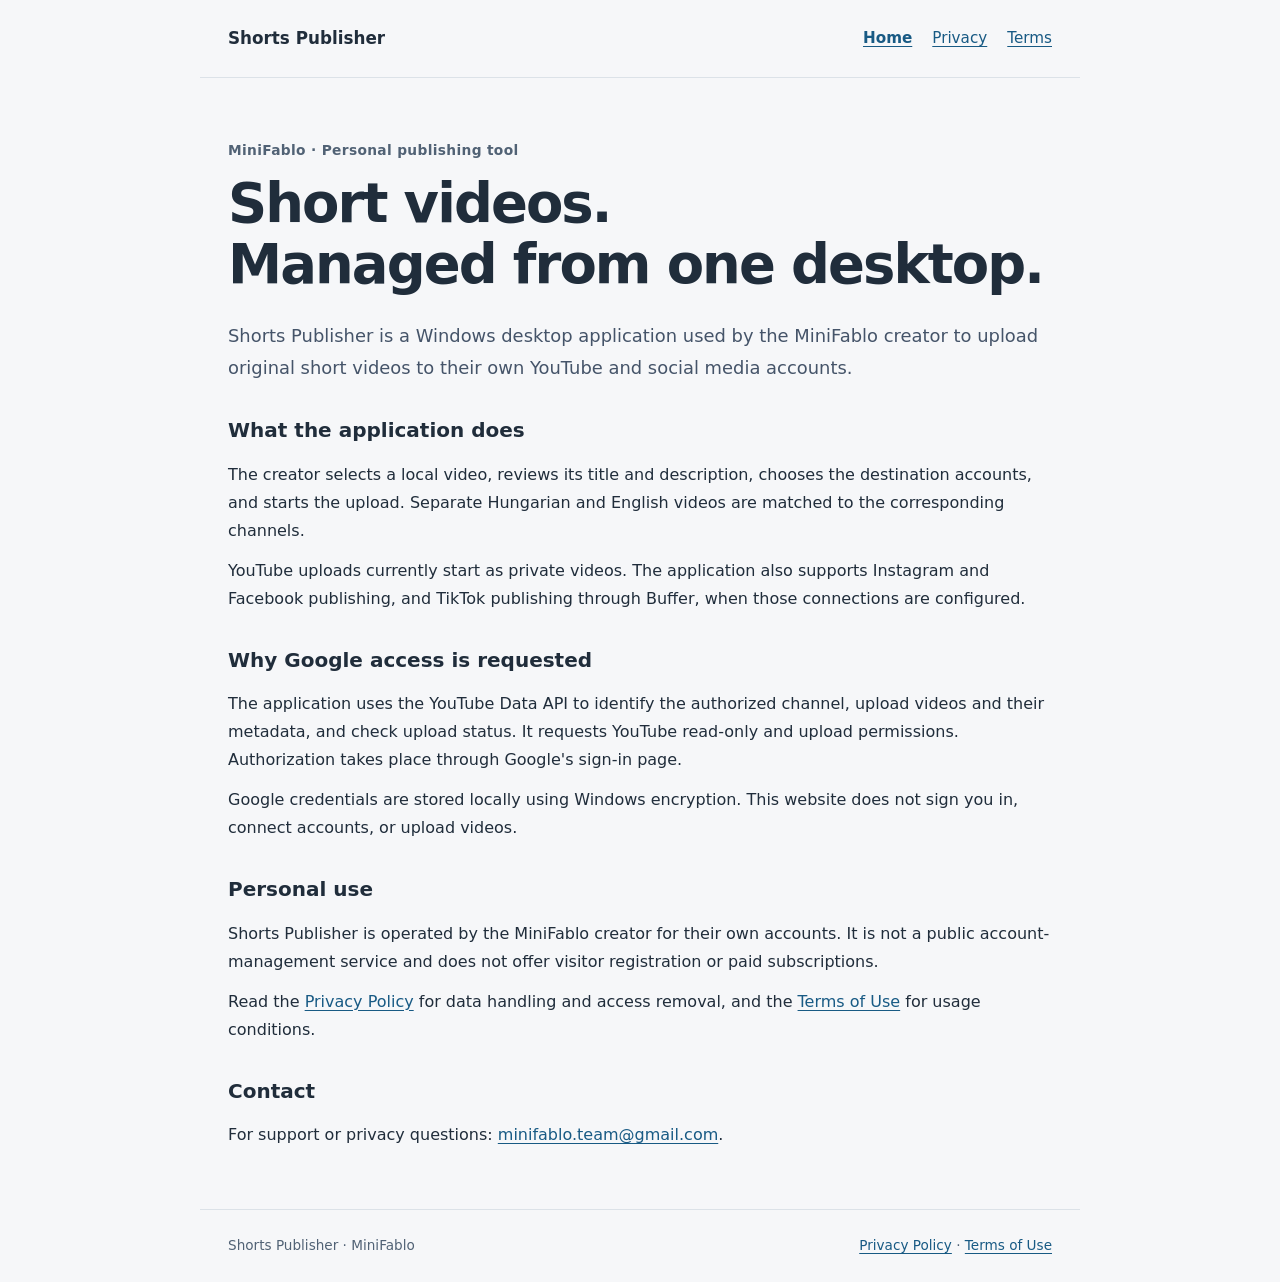
<file: index.html>
<!doctype html>
<html lang="en">
<head>
  <meta charset="utf-8">
  <meta name="viewport" content="width=device-width, initial-scale=1">
  <meta name="description" content="Shorts Publisher is MiniFablo's personal desktop tool for uploading short videos to its own social channels.">
  <title>Shorts Publisher | MiniFablo</title>
  <link rel="stylesheet" href="style.css">
</head>
<body>
  <header><a class="brand" href="index.html">Shorts Publisher</a><nav aria-label="Main navigation"><a href="index.html" aria-current="page">Home</a><a href="privacy.html">Privacy</a><a href="terms.html">Terms</a></nav></header>
  <main>
    <p class="eyebrow">MiniFablo · Personal publishing tool</p>
    <h1>Short videos.<br>Managed from one desktop.</h1>
    <p class="lead">Shorts Publisher is a Windows desktop application used by the MiniFablo creator to upload original short videos to their own YouTube and social media accounts.</p>
    <section>
      <h2>What the application does</h2>
      <p>The creator selects a local video, reviews its title and description, chooses the destination accounts, and starts the upload. Separate Hungarian and English videos are matched to the corresponding channels.</p>
      <p>YouTube uploads currently start as private videos. The application also supports Instagram and Facebook publishing, and TikTok publishing through Buffer, when those connections are configured.</p>
    </section>
    <section>
      <h2>Why Google access is requested</h2>
      <p>The application uses the YouTube Data API to identify the authorized channel, upload videos and their metadata, and check upload status. It requests YouTube read-only and upload permissions. Authorization takes place through Google's sign-in page.</p>
      <p>Google credentials are stored locally using Windows encryption. This website does not sign you in, connect accounts, or upload videos.</p>
    </section>
    <section>
      <h2>Personal use</h2>
      <p>Shorts Publisher is operated by the MiniFablo creator for their own accounts. It is not a public account-management service and does not offer visitor registration or paid subscriptions.</p>
      <p>Read the <a href="privacy.html">Privacy Policy</a> for data handling and access removal, and the <a href="terms.html">Terms of Use</a> for usage conditions.</p>
    </section>
    <section><h2>Contact</h2><p>For support or privacy questions: <a href="mailto:minifablo.team@gmail.com">minifablo.team@gmail.com</a>.</p></section>
  </main>
  <footer>Shorts Publisher · MiniFablo <span><a href="privacy.html">Privacy Policy</a> · <a href="terms.html">Terms of Use</a></span></footer>
</body>
</html>
</file>
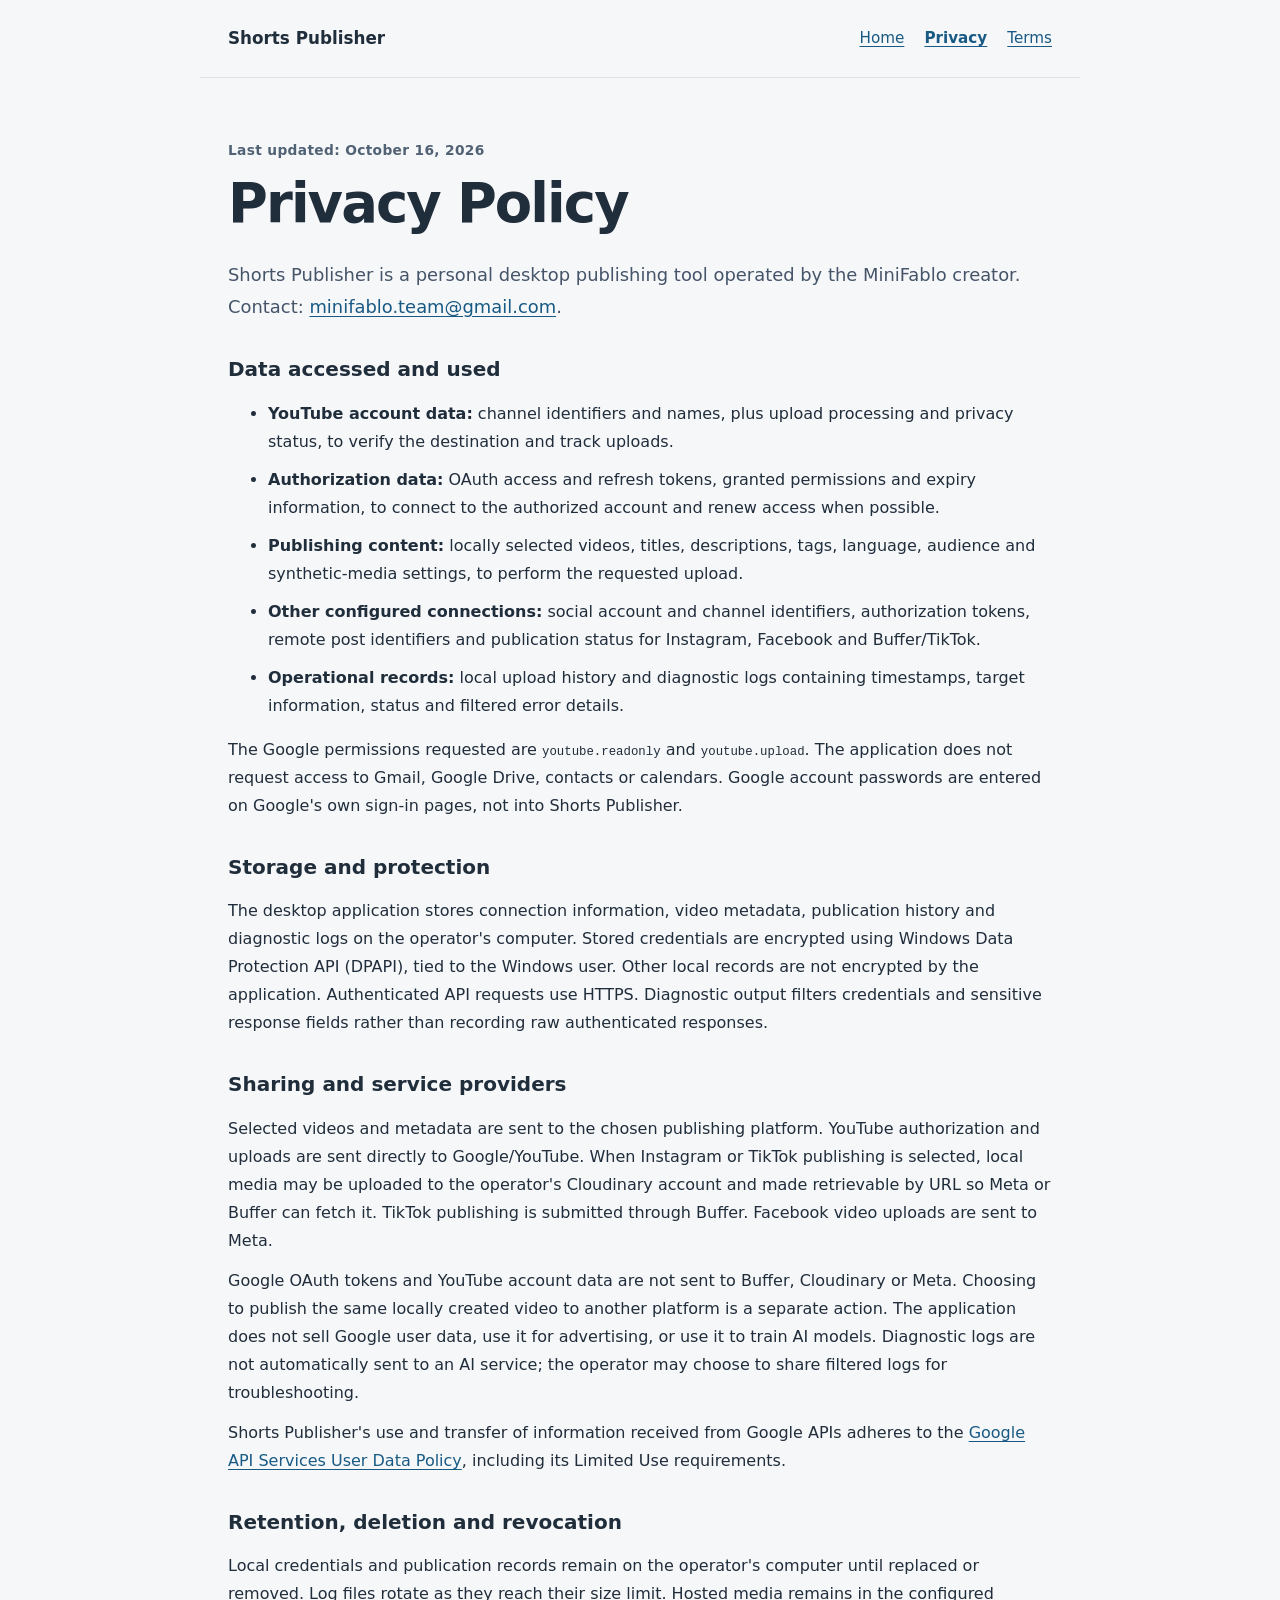
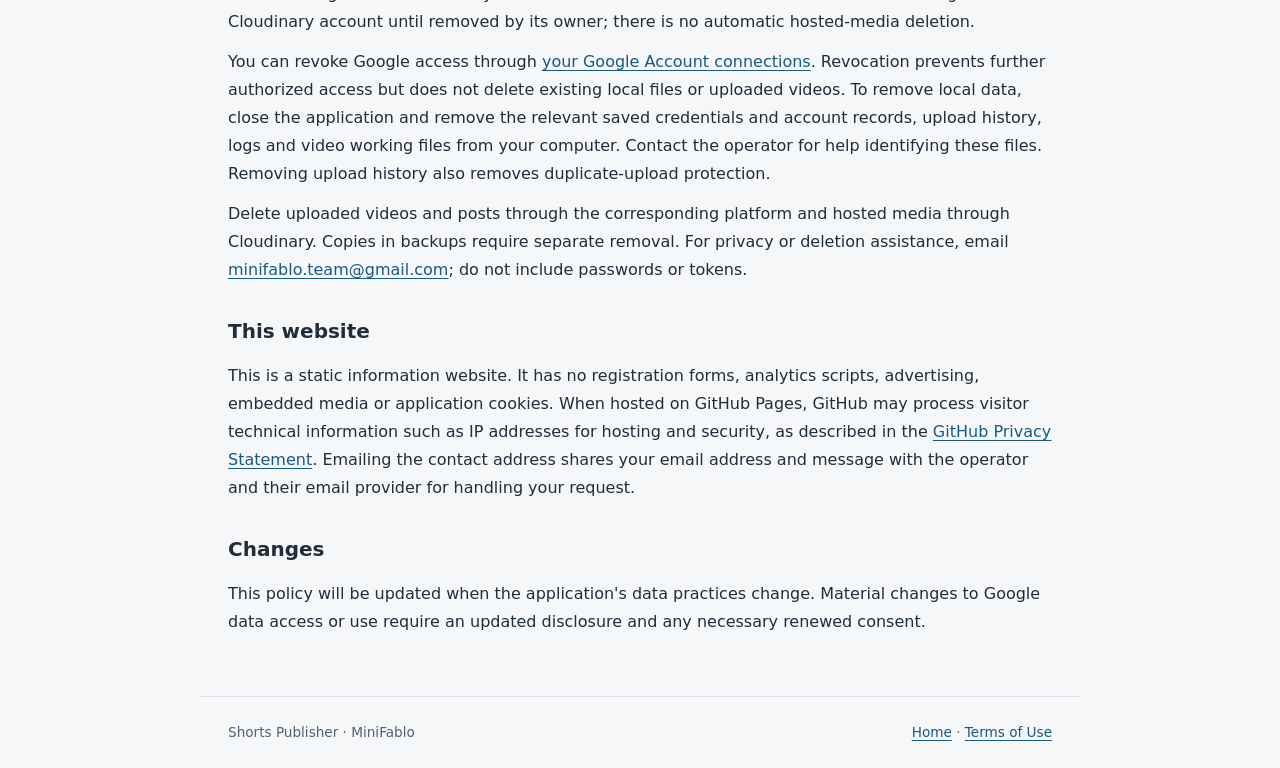
<file: privacy.html>
<!doctype html>
<html lang="en">
<head><meta charset="utf-8"><meta name="viewport" content="width=device-width, initial-scale=1"><meta name="description" content="How Shorts Publisher accesses, uses, stores and shares data."><title>Privacy Policy | Shorts Publisher</title><link rel="stylesheet" href="style.css"></head>
<body>
  <header><a class="brand" href="index.html">Shorts Publisher</a><nav aria-label="Main navigation"><a href="index.html">Home</a><a href="privacy.html" aria-current="page">Privacy</a><a href="terms.html">Terms</a></nav></header>
  <main>
    <p class="eyebrow">Last updated: October 16, 2026</p>
    <h1>Privacy Policy</h1>
    <p class="lead">Shorts Publisher is a personal desktop publishing tool operated by the MiniFablo creator. Contact: <a href="mailto:minifablo.team@gmail.com">minifablo.team@gmail.com</a>.</p>
    <h2>Data accessed and used</h2>
    <ul>
      <li><strong>YouTube account data:</strong> channel identifiers and names, plus upload processing and privacy status, to verify the destination and track uploads.</li>
      <li><strong>Authorization data:</strong> OAuth access and refresh tokens, granted permissions and expiry information, to connect to the authorized account and renew access when possible.</li>
      <li><strong>Publishing content:</strong> locally selected videos, titles, descriptions, tags, language, audience and synthetic-media settings, to perform the requested upload.</li>
      <li><strong>Other configured connections:</strong> social account and channel identifiers, authorization tokens, remote post identifiers and publication status for Instagram, Facebook and Buffer/TikTok.</li>
      <li><strong>Operational records:</strong> local upload history and diagnostic logs containing timestamps, target information, status and filtered error details.</li>
    </ul>
    <p>The Google permissions requested are <code>youtube.readonly</code> and <code>youtube.upload</code>. The application does not request access to Gmail, Google Drive, contacts or calendars. Google account passwords are entered on Google's own sign-in pages, not into Shorts Publisher.</p>
    <h2>Storage and protection</h2>
    <p>The desktop application stores connection information, video metadata, publication history and diagnostic logs on the operator's computer. Stored credentials are encrypted using Windows Data Protection API (DPAPI), tied to the Windows user. Other local records are not encrypted by the application. Authenticated API requests use HTTPS. Diagnostic output filters credentials and sensitive response fields rather than recording raw authenticated responses.</p>
    <h2>Sharing and service providers</h2>
    <p>Selected videos and metadata are sent to the chosen publishing platform. YouTube authorization and uploads are sent directly to Google/YouTube. When Instagram or TikTok publishing is selected, local media may be uploaded to the operator's Cloudinary account and made retrievable by URL so Meta or Buffer can fetch it. TikTok publishing is submitted through Buffer. Facebook video uploads are sent to Meta.</p>
    <p>Google OAuth tokens and YouTube account data are not sent to Buffer, Cloudinary or Meta. Choosing to publish the same locally created video to another platform is a separate action. The application does not sell Google user data, use it for advertising, or use it to train AI models. Diagnostic logs are not automatically sent to an AI service; the operator may choose to share filtered logs for troubleshooting.</p>
    <p>Shorts Publisher's use and transfer of information received from Google APIs adheres to the <a href="https://developers.google.com/terms/api-services-user-data-policy">Google API Services User Data Policy</a>, including its Limited Use requirements.</p>
    <h2>Retention, deletion and revocation</h2>
    <p>Local credentials and publication records remain on the operator's computer until replaced or removed. Log files rotate as they reach their size limit. Hosted media remains in the configured Cloudinary account until removed by its owner; there is no automatic hosted-media deletion.</p>
    <p>You can revoke Google access through <a href="https://myaccount.google.com/connections">your Google Account connections</a>. Revocation prevents further authorized access but does not delete existing local files or uploaded videos. To remove local data, close the application and remove the relevant saved credentials and account records, upload history, logs and video working files from your computer. Contact the operator for help identifying these files. Removing upload history also removes duplicate-upload protection.</p>
    <p>Delete uploaded videos and posts through the corresponding platform and hosted media through Cloudinary. Copies in backups require separate removal. For privacy or deletion assistance, email <a href="mailto:minifablo.team@gmail.com">minifablo.team@gmail.com</a>; do not include passwords or tokens.</p>
    <h2>This website</h2>
    <p>This is a static information website. It has no registration forms, analytics scripts, advertising, embedded media or application cookies. When hosted on GitHub Pages, GitHub may process visitor technical information such as IP addresses for hosting and security, as described in the <a href="https://docs.github.com/en/site-policy/privacy-policies/github-general-privacy-statement">GitHub Privacy Statement</a>. Emailing the contact address shares your email address and message with the operator and their email provider for handling your request.</p>
    <h2>Changes</h2>
    <p>This policy will be updated when the application's data practices change. Material changes to Google data access or use require an updated disclosure and any necessary renewed consent.</p>
  </main>
  <footer>Shorts Publisher · MiniFablo <span><a href="index.html">Home</a> · <a href="terms.html">Terms of Use</a></span></footer>
</body>
</html>
</file>
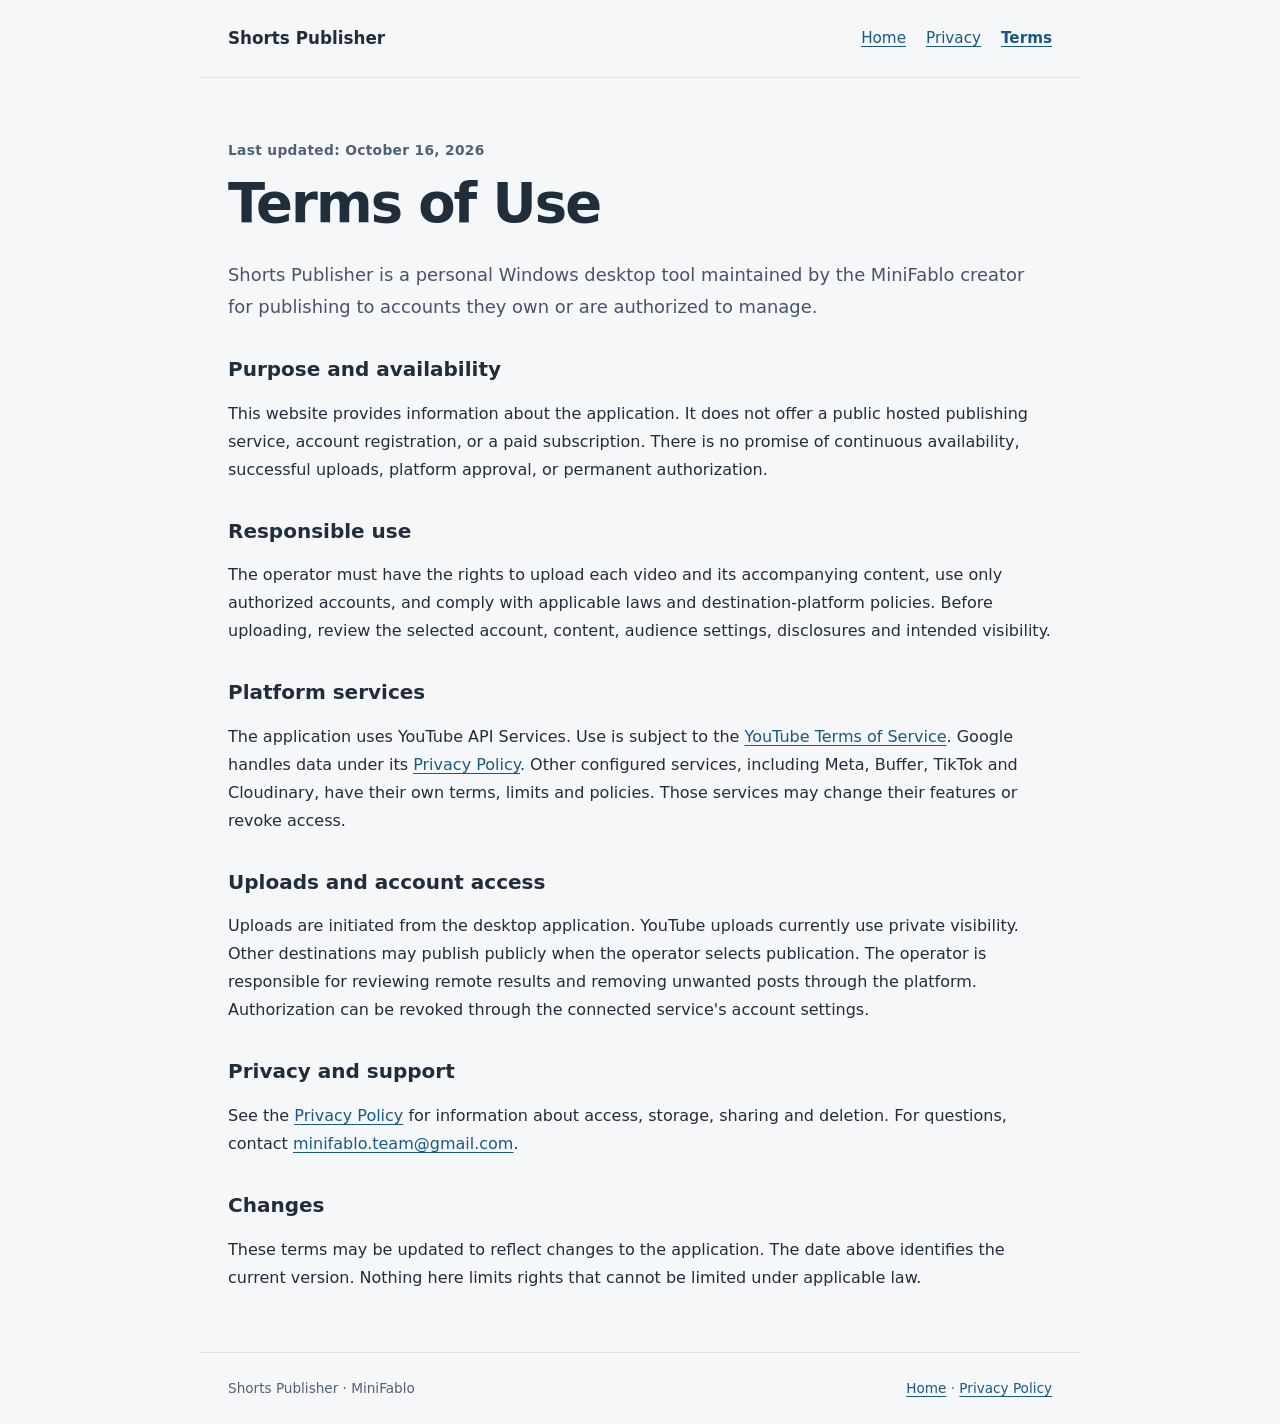
<file: terms.html>
<!doctype html>
<html lang="en">
<head><meta charset="utf-8"><meta name="viewport" content="width=device-width, initial-scale=1"><meta name="description" content="Terms for the personal use of Shorts Publisher."><title>Terms of Use | Shorts Publisher</title><link rel="stylesheet" href="style.css"></head>
<body>
  <header><a class="brand" href="index.html">Shorts Publisher</a><nav aria-label="Main navigation"><a href="index.html">Home</a><a href="privacy.html">Privacy</a><a href="terms.html" aria-current="page">Terms</a></nav></header>
  <main>
    <p class="eyebrow">Last updated: October 16, 2026</p>
    <h1>Terms of Use</h1>
    <p class="lead">Shorts Publisher is a personal Windows desktop tool maintained by the MiniFablo creator for publishing to accounts they own or are authorized to manage.</p>
    <h2>Purpose and availability</h2>
    <p>This website provides information about the application. It does not offer a public hosted publishing service, account registration, or a paid subscription. There is no promise of continuous availability, successful uploads, platform approval, or permanent authorization.</p>
    <h2>Responsible use</h2>
    <p>The operator must have the rights to upload each video and its accompanying content, use only authorized accounts, and comply with applicable laws and destination-platform policies. Before uploading, review the selected account, content, audience settings, disclosures and intended visibility.</p>
    <h2>Platform services</h2>
    <p>The application uses YouTube API Services. Use is subject to the <a href="https://www.youtube.com/t/terms">YouTube Terms of Service</a>. Google handles data under its <a href="https://policies.google.com/privacy">Privacy Policy</a>. Other configured services, including Meta, Buffer, TikTok and Cloudinary, have their own terms, limits and policies. Those services may change their features or revoke access.</p>
    <h2>Uploads and account access</h2>
    <p>Uploads are initiated from the desktop application. YouTube uploads currently use private visibility. Other destinations may publish publicly when the operator selects publication. The operator is responsible for reviewing remote results and removing unwanted posts through the platform. Authorization can be revoked through the connected service's account settings.</p>
    <h2>Privacy and support</h2>
    <p>See the <a href="privacy.html">Privacy Policy</a> for information about access, storage, sharing and deletion. For questions, contact <a href="mailto:minifablo.team@gmail.com">minifablo.team@gmail.com</a>.</p>
    <h2>Changes</h2>
    <p>These terms may be updated to reflect changes to the application. The date above identifies the current version. Nothing here limits rights that cannot be limited under applicable law.</p>
  </main>
  <footer>Shorts Publisher · MiniFablo <span><a href="index.html">Home</a> · <a href="privacy.html">Privacy Policy</a></span></footer>
</body>
</html>
</file>
<file: style.css>
:root { color-scheme: light; font-family: system-ui, -apple-system, "Segoe UI", sans-serif; color: #202d3b; background: #f6f7f9; }
* { box-sizing: border-box; }
body { margin: 0; line-height: 1.75; }
header, main, footer { max-width: 880px; margin: auto; padding: 24px 28px; }
header { display: flex; justify-content: space-between; align-items: center; gap: 20px; border-bottom: 1px solid #dce2e8; }
a { color: #185a84; text-underline-offset: 3px; overflow-wrap: anywhere; }
a:hover { color: #103c58; }
a:focus-visible { outline: 3px solid #b56a08; outline-offset: 4px; }
.brand { font-size: 1.05rem; font-weight: 750; text-decoration: none; color: #202d3b; }
nav { display: flex; gap: 20px; flex-wrap: wrap; }
nav a { font-size: .95rem; }
nav a[aria-current="page"] { font-weight: 700; }
main { padding-top: 48px; padding-bottom: 48px; }
h1 { font-size: clamp(2rem, 6vw, 3.4rem); line-height: 1.12; letter-spacing: -.035em; margin: 12px 0 24px; }
h2 { font-size: 1.25rem; line-height: 1.35; margin-top: 34px; }
p { margin: 12px 0; }
.eyebrow { color: #516275; font-size: .86rem; font-weight: 650; letter-spacing: .025em; }
.lead { font-size: 1.12rem; color: #455469; }
li { margin: 10px 0; }
code { overflow-wrap: anywhere; font-size: .95em; }
footer { border-top: 1px solid #dce2e8; color: #516275; font-size: .85rem; display: flex; justify-content: space-between; gap: 16px; flex-wrap: wrap; }
@media (max-width: 540px) { header { align-items: flex-start; flex-direction: column; gap: 8px; } header, main, footer { padding-left: 20px; padding-right: 20px; } main { padding-top: 30px; } ul { padding-left: 22px; } }
</file>
